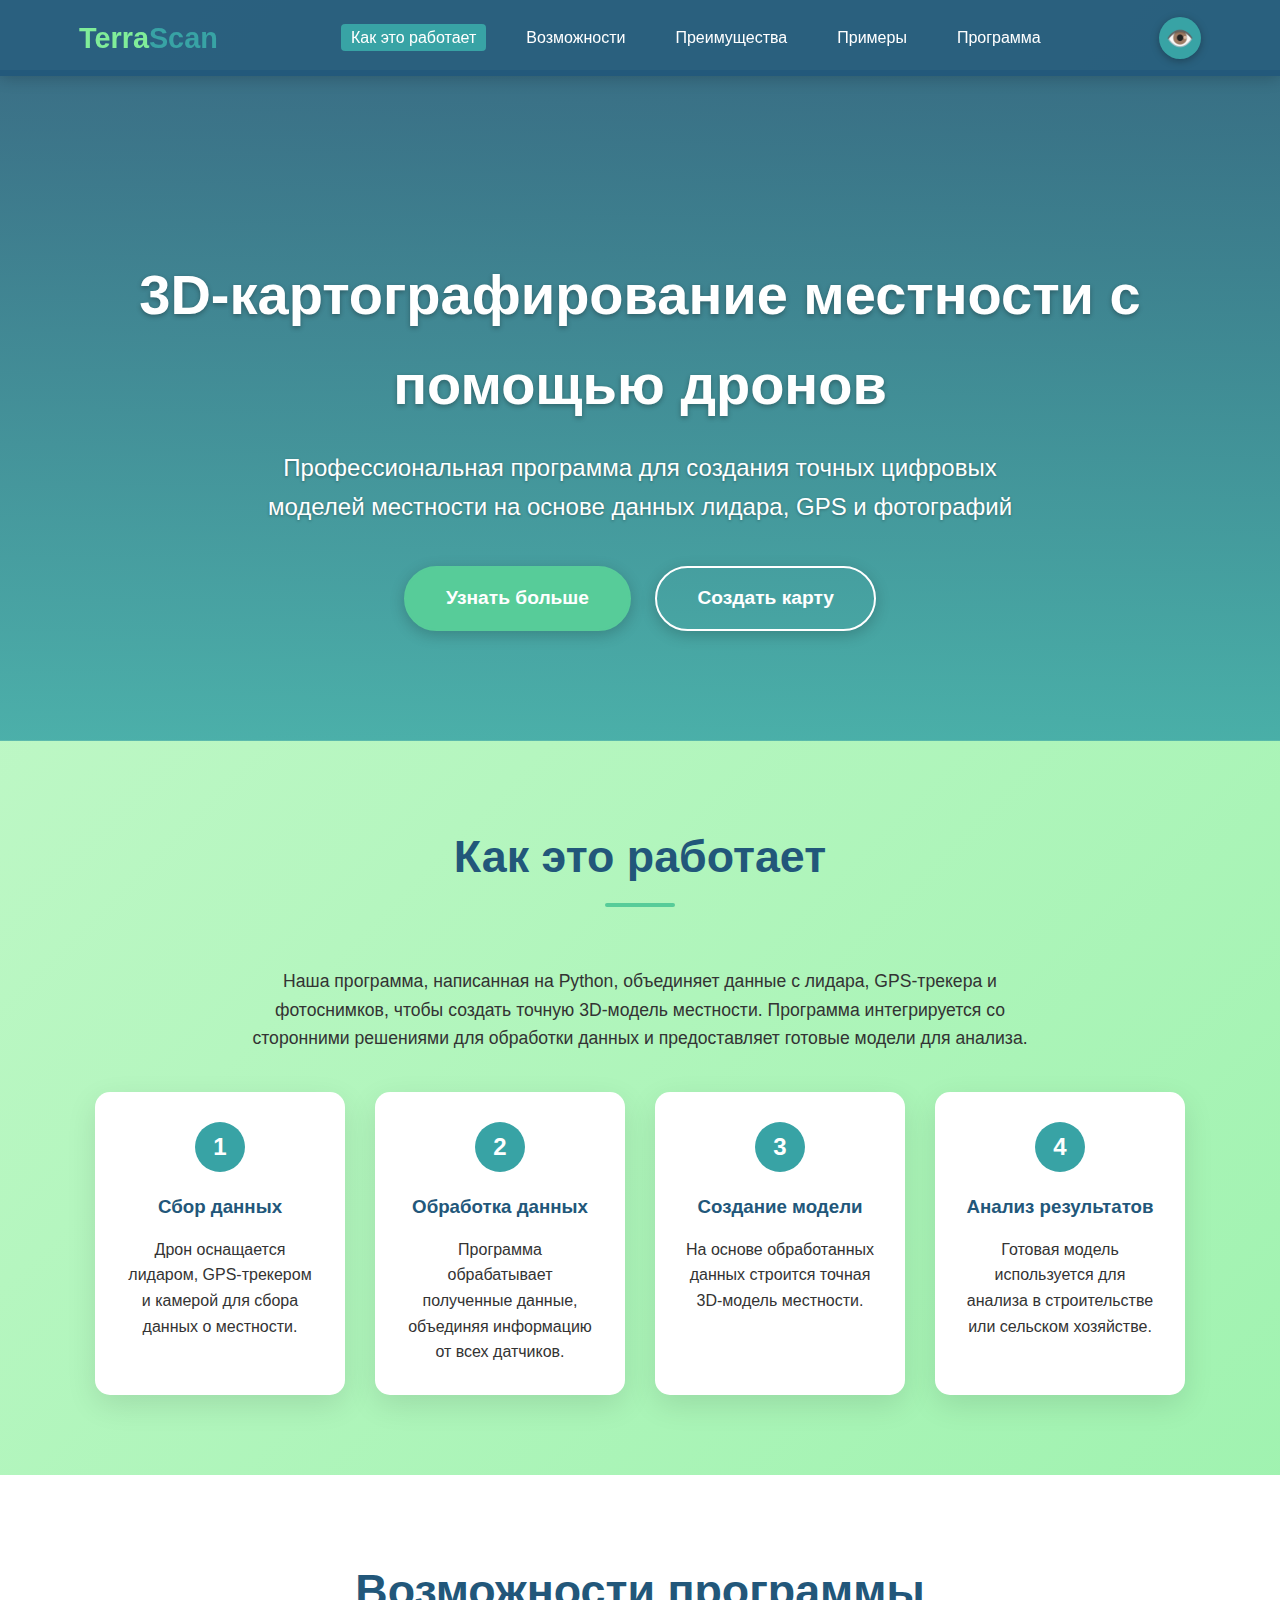
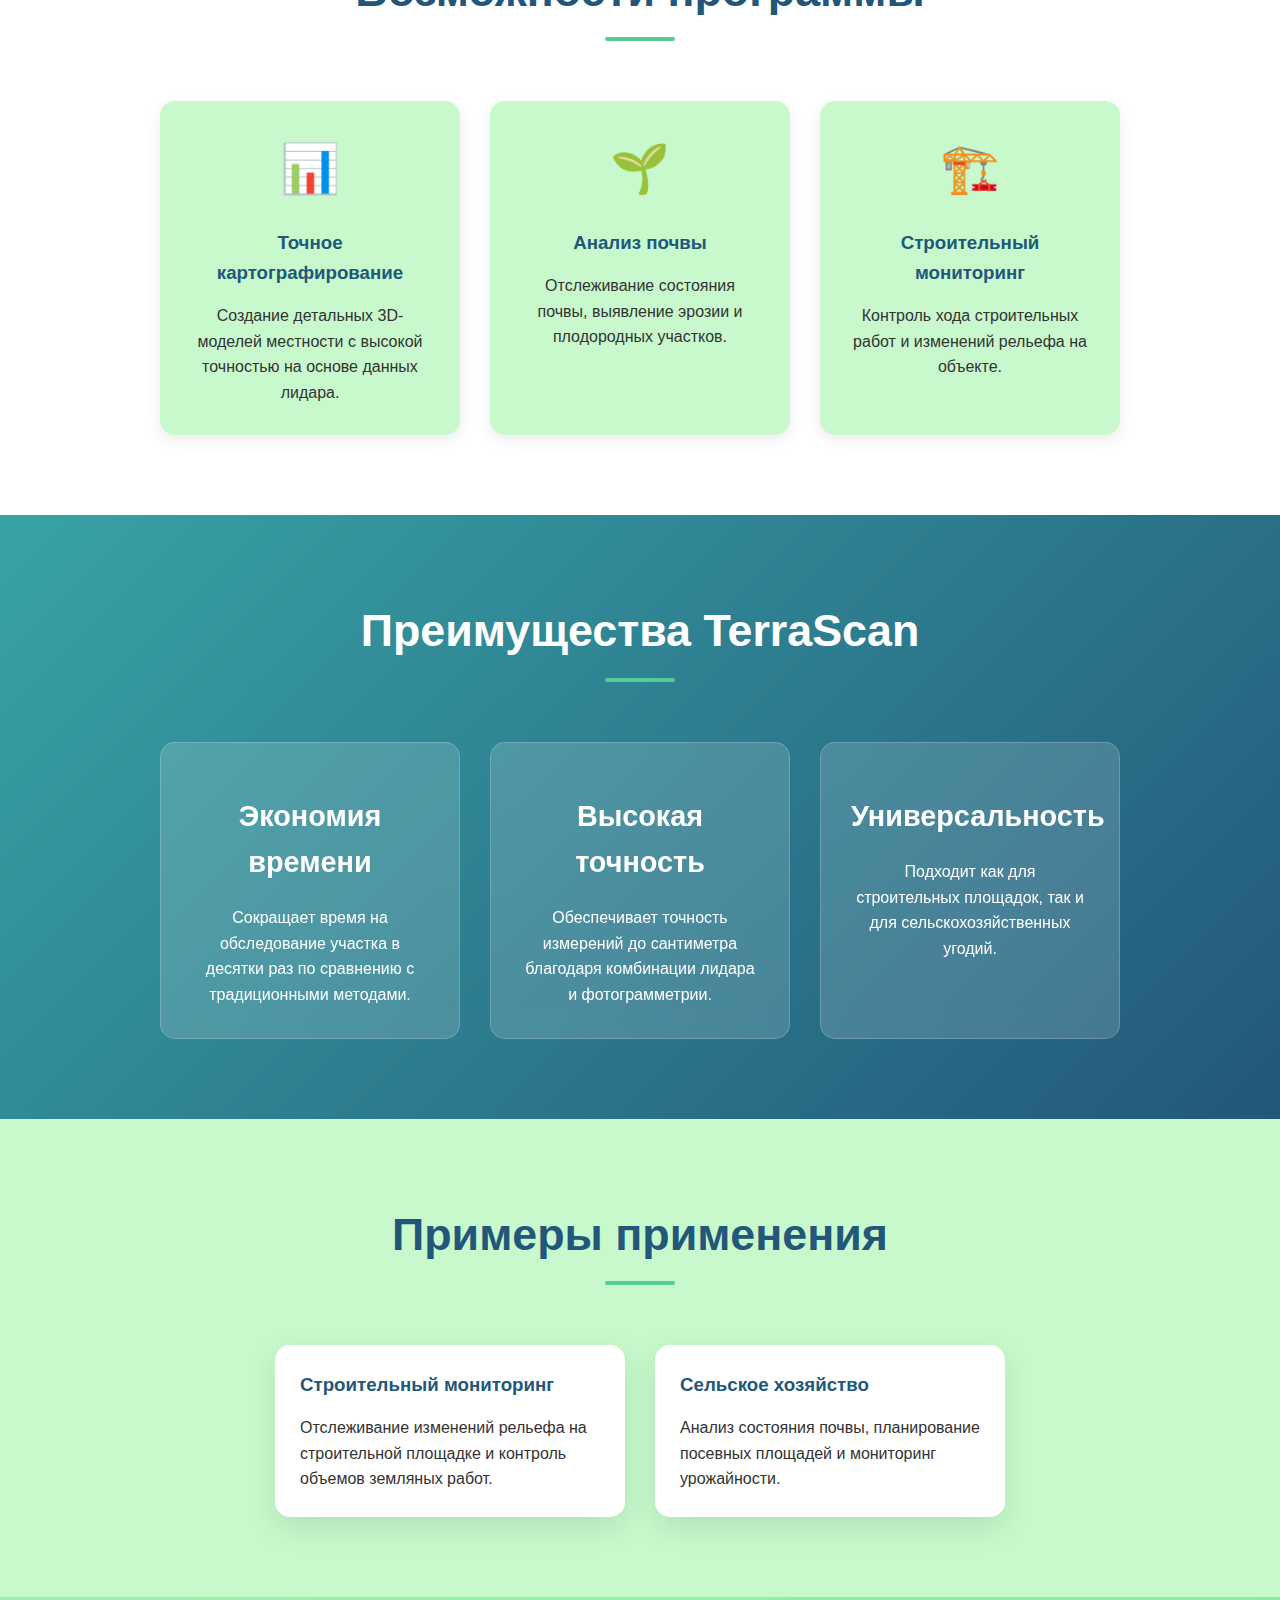
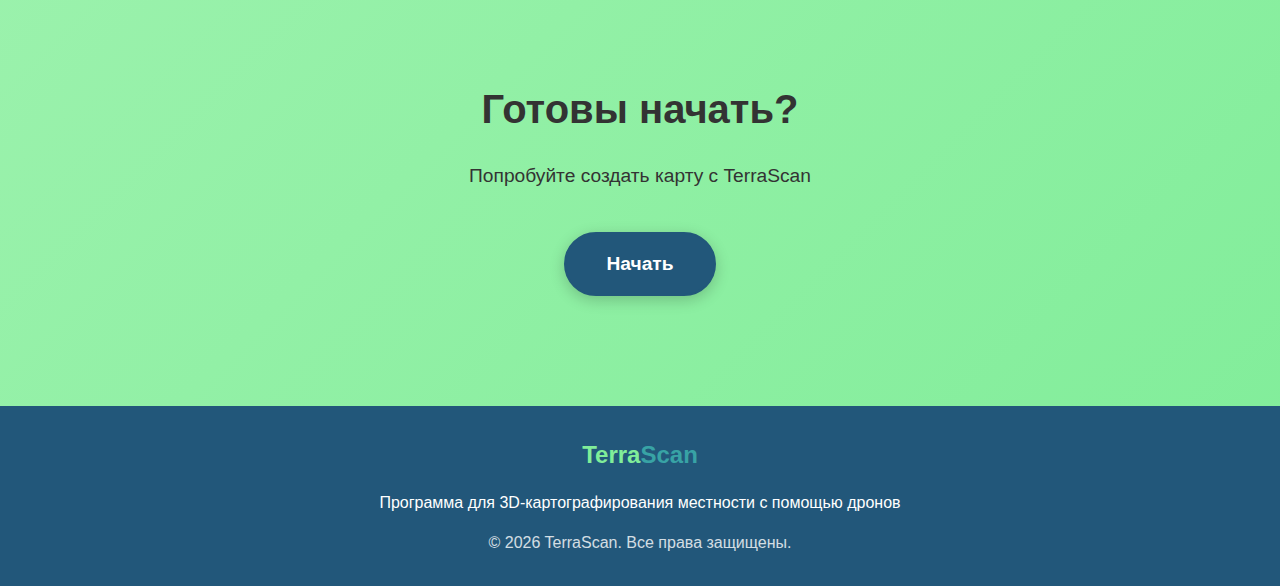
<file: js/index.html>
<!DOCTYPE html>
<html lang="ru">
<head>
    <meta charset="UTF-8">
    <meta name="viewport" content="width=device-width, initial-scale=1.0">
    <title>TerraScan - Программа для 3D-картографирования местности дронами</title>
    <style>
        /* Основные переменные цветов */
        :root {
            --dark-blue: #22577a;
            --teal: #38a3a5;
            --green: #57cc99;
            --light-green: #80ed99;
            --pale-green: #c7f9cc;
            --transition: all 0.3s ease;
        }

        /* Стандартные стили для всего сайта */
        * {
            margin: 0;
            padding: 0;
            box-sizing: border-box;
        }

        body {
            font-family: 'Segoe UI', Tahoma, Geneva, Verdana, sans-serif;
            line-height: 1.6;
            color: #333;
            background: linear-gradient(135deg, var(--pale-green) 0%, var(--light-green) 100%);
            overflow-x: hidden;
            transition: var(--transition);
        }

        /* Стили для режима слабовидящих */
        body.low-vision {
            background: white !important;
            color: black !important;
            background-image: none !important;
        }

        body.low-vision header,
        body.low-vision .hero,
        body.low-vision .features,
        body.low-vision .how-it-works,
        body.low-vision .benefits,
        body.low-vision .cta,
        body.low-vision footer {
            background: white !important;
            color: black !important;
            box-shadow: none !important;
            border: 1px solid #ddd !important;
        }

        body.low-vision h1, 
        body.low-vision h2, 
        body.low-vision h3 {
            color: black !important;
        }

        body.low-vision .feature-card,
        body.low-vision .step-card,
        body.low-vision .benefit-card {
            background: #f8f8f8 !important;
            border: 1px solid #ddd !important;
        }

        body.low-vision img {
            filter: none !important;
            opacity: 1 !important;
        }

        body.low-vision .nav-links a,
        body.low-vision .cta-button,
        body.low-vision .mode-toggle {
            background: #f0f0f0 !important;
            color: black !important;
            border: 1px solid #999 !important;
        }

        /* Общие стили контейнера */
        .container {
            width: 90%;
            max-width: 1200px;
            margin: 0 auto;
            padding: 0 15px;
        }

        /* Стили шапки сайта */
        header {
            background: rgba(34, 87, 122, 0.95);
            color: white;
            padding: 15px 0;
            position: fixed;
            width: 100%;
            top: 0;
            z-index: 1000;
            box-shadow: 0 2px 15px rgba(0, 0, 0, 0.2);
            transition: var(--transition);
        }

        .header-container {
            display: flex;
            justify-content: space-between;
            align-items: center;
        }

        .logo {
            font-size: 1.8rem;
            font-weight: bold;
            color: var(--light-green);
        }

        .logo span {
            color: var(--teal);
        }

        .nav-links {
            display: flex;
            list-style: none;
        }

        .nav-links li {
            margin-left: 30px;
        }

        .nav-links a {
            color: white;
            text-decoration: none;
            font-weight: 500;
            padding: 5px 10px;
            border-radius: 4px;
            transition: var(--transition);
        }

        .nav-links a:hover, 
        .nav-links a.active {
            background: var(--teal);
        }

        /* Стили для иконки глаза (режим слабовидящих) */
        .mode-toggle {
            background: var(--teal);
            color: white;
            border: none;
            width: 42px;
            height: 42px;
            border-radius: 50%;
            cursor: pointer;
            font-size: 1.4rem;
            display: flex;
            align-items: center;
            justify-content: center;
            transition: var(--transition);
            position: relative;
            box-shadow: 0 2px 8px rgba(0, 0, 0, 0.3);
            margin-left: 15px;
        }

        .mode-toggle:hover {
            background: #2a7a7b;
            transform: scale(1.1);
        }

        /* Зачеркивание для иконки глаза в режиме слабовидящих */
        body.low-vision .mode-toggle::after {
            content: '';
            position: absolute;
            top: 50%;
            left: 50%;
            width: 120%;
            height: 3px;
            background: #e74c3c; /* Ярко-красный для контраста */
            transform: translate(-50%, -50%) rotate(45deg);
            border-radius: 2px;
            box-shadow: 0 0 3px rgba(0, 0, 0, 0.5);
            z-index: 10;
        }

        /* Героевский раздел */
        .hero {
            background: linear-gradient(rgba(34, 87, 122, 0.85), rgba(56, 163, 165, 0.85)), url('https://images.unsplash.com/photo-1508768787706-0f8e8f7a3fec?ixlib=rb-4.0.3&ixid=M3wxMjA3fDB8MHxwaG90by1wYWdlfHx8fGVufDB8fHx8fA%3D%3D&auto=format&fit=crop&w=1200&q=80');
            background-size: cover;
            background-position: center;
            color: white;
            text-align: center;
            padding: 180px 20px 100px;
            margin-top: 70px;
            transition: var(--transition);
        }

        .hero h1 {
            font-size: 3.5rem;
            margin-bottom: 20px;
            text-shadow: 0 2px 5px rgba(0, 0, 0, 0.3);
        }

        .hero p {
            font-size: 1.5rem;
            max-width: 800px;
            margin: 0 auto 30px;
            text-shadow: 0 1px 3px rgba(0, 0, 0, 0.3);
        }

        /* Кнопки призыва к действию */
        .cta-button {
            display: inline-block;
            background: var(--green);
            color: white;
            padding: 15px 40px;
            border-radius: 50px;
            text-decoration: none;
            font-weight: bold;
            font-size: 1.2rem;
            margin: 10px;
            transition: var(--transition);
            border: 2px solid var(--green);
            box-shadow: 0 4px 15px rgba(0, 0, 0, 0.2);
        }

        .cta-button:hover {
            background: transparent;
            color: white;
            transform: translateY(-3px);
            box-shadow: 0 6px 20px rgba(0, 0, 0, 0.3);
        }

        .cta-button.secondary {
            background: transparent;
            border-color: white;
        }

        .cta-button.secondary:hover {
            background: white;
            color: var(--dark-blue);
        }

        /* Секция "Как это работает" */
        .section {
            padding: 80px 0;
            transition: var(--transition);
        }

        .section-title {
            text-align: center;
            margin-bottom: 60px;
        }

        .section-title h2 {
            font-size: 2.8rem;
            color: var(--dark-blue);
            position: relative;
            display: inline-block;
            padding-bottom: 15px;
        }

        .section-title h2::after {
            content: '';
            position: absolute;
            bottom: 0;
            left: 50%;
            transform: translateX(-50%);
            width: 70px;
            height: 4px;
            background: var(--green);
            border-radius: 2px;
        }

        .steps-container {
            display: flex;
            flex-wrap: wrap;
            justify-content: center;
            gap: 30px;
            margin-top: 40px;
        }

        .step-card {
            background: white;
            border-radius: 15px;
            padding: 30px;
            width: 250px;
            box-shadow: 0 10px 30px rgba(0, 0, 0, 0.1);
            text-align: center;
            transition: var(--transition);
        }

        .step-card:hover {
            transform: translateY(-10px);
            box-shadow: 0 15px 35px rgba(0, 0, 0, 0.15);
        }

        .step-number {
            width: 50px;
            height: 50px;
            background: var(--teal);
            color: white;
            border-radius: 50%;
            display: flex;
            align-items: center;
            justify-content: center;
            font-size: 1.5rem;
            font-weight: bold;
            margin: 0 auto 20px;
        }

        .step-card h3 {
            margin-bottom: 15px;
            color: var(--dark-blue);
        }

        /* Секция преимуществ */
        .features {
            background: white;
        }

        .features-container {
            display: flex;
            flex-wrap: wrap;
            justify-content: center;
            gap: 30px;
        }

        .feature-card {
            background: var(--pale-green);
            border-radius: 15px;
            padding: 30px;
            width: 300px;
            text-align: center;
            box-shadow: 0 5px 15px rgba(0, 0, 0, 0.08);
            transition: var(--transition);
        }

        .feature-card:hover {
            transform: scale(1.05);
            box-shadow: 0 8px 25px rgba(0, 0, 0, 0.15);
        }

        .feature-icon {
            font-size: 3rem;
            margin-bottom: 20px;
            color: var(--dark-blue);
        }

        .feature-card h3 {
            margin-bottom: 15px;
            color: var(--dark-blue);
        }

        /* Секция пользы программы */
        .benefits {
            background: linear-gradient(135deg, var(--teal) 0%, var(--dark-blue) 100%);
            color: white;
        }

        .benefits .section-title h2 {
            color: white;
        }

        .benefits-container {
            display: flex;
            flex-wrap: wrap;
            justify-content: center;
            gap: 30px;
        }

        .benefit-card {
            background: rgba(255, 255, 255, 0.15);
            backdrop-filter: blur(10px);
            border-radius: 15px;
            padding: 30px;
            width: 300px;
            text-align: center;
            transition: var(--transition);
            border: 1px solid rgba(255, 255, 255, 0.2);
        }

        .benefit-card:hover {
            background: rgba(255, 255, 255, 0.25);
            transform: translateY(-5px);
        }

        .benefit-card h3 {
            margin: 20px 0;
            font-size: 1.8rem;
        }

        /* Секция примеров */
        .examples {
            background: var(--pale-green);
        }

        .examples-container {
            display: flex;
            flex-wrap: wrap;
            justify-content: center;
            gap: 30px;
            margin-top: 40px;
        }

        .example-card {
            background: white;
            border-radius: 15px;
            overflow: hidden;
            width: 350px;
            box-shadow: 0 10px 30px rgba(0, 0, 0, 0.1);
            transition: var(--transition);
        }

        .example-card:hover {
            transform: scale(1.03);
            box-shadow: 0 15px 35px rgba(0, 0, 0, 0.15);
        }

        .example-img {
            height: 200px;
            width: 100%;
            object-fit: cover;
        }

        .example-content {
            padding: 25px;
        }

        .example-content h3 {
            color: var(--dark-blue);
            margin-bottom: 15px;
        }

        /* Футер */
        footer {
            background: var(--dark-blue);
            color: white;
            text-align: center;
            padding: 30px 0;
            margin-top: 20px;
        }

        .copyright {
            margin-top: 15px;
            opacity: 0.8;
        }

        /* Адаптивность */
        @media (max-width: 768px) {
            .nav-links {
                display: none;
            }
            
            .hero h1 {
                font-size: 2.5rem;
            }
            
            .hero p {
                font-size: 1.2rem;
            }
            
            .section {
                padding: 60px 0;
            }
            
            .step-card, 
            .feature-card, 
            .benefit-card {
                width: 100%;
                max-width: 400px;
            }
            
            .example-card {
                width: 100%;
                max-width: 450px;
            }
            
            .mode-toggle {
                width: 38px;
                height: 38px;
                font-size: 1.2rem;
            }
        }
    </style>
</head>
<body>
    <!-- Шапка сайта с навигацией и иконкой режима слабовидящих -->
    <header>
        <div class="container header-container">
            <div class="logo">Terra<span>Scan</span></div>
            <ul class="nav-links">
                <li><a href="#how-it-works" class="active">Как это работает</a></li>
                <li><a href="#features">Возможности</a></li>
                <li><a href="#benefits">Преимущества</a></li>
                <li><a href="#examples">Примеры</a></li>
                <li><a href="#contact">Программа</a></li>
            </ul>
            <!-- Иконка глаза для переключения режима слабовидящих -->
            <button class="mode-toggle" id="modeToggle" aria-label="Включить режим для слабовидящих">👁️</button>
        </div>
    </header>

    <!-- Героевский раздел с основным описанием -->
    <section class="hero">
        <div class="container">
            <h1>3D-картографирование местности с помощью дронов</h1>
            <p>Профессиональная программа для создания точных цифровых моделей местности на основе данных лидара, GPS и фотографий</p>
            <a href="#how-it-works" class="cta-button">Узнать больше</a>
            <a href="#contact" class="cta-button secondary">Создать карту</a>
        </div>
    </section>

    <!-- Секция "Как это работает" -->
    <section class="section" id="how-it-works">
        <div class="container">
            <div class="section-title">
                <h2>Как это работает</h2>
            </div>
            <p style="text-align: center; max-width: 800px; margin: 0 auto 40px; font-size: 1.1rem;">
                Наша программа, написанная на Python, объединяет данные с лидара, GPS-трекера и фотоснимков, 
                чтобы создать точную 3D-модель местности. Программа интегрируется со сторонними решениями 
                для обработки данных и предоставляет готовые модели для анализа.
            </p>
            <div class="steps-container">
                <div class="step-card">
                    <div class="step-number">1</div>
                    <h3>Сбор данных</h3>
                    <p>Дрон оснащается лидаром, GPS-трекером и камерой для сбора данных о местности.</p>
                </div>
                <div class="step-card">
                    <div class="step-number">2</div>
                    <h3>Обработка данных</h3>
                    <p>Программа обрабатывает полученные данные, объединяя информацию от всех датчиков.</p>
                </div>
                <div class="step-card">
                    <div class="step-number">3</div>
                    <h3>Создание модели</h3>
                    <p>На основе обработанных данных строится точная 3D-модель местности.</p>
                </div>
                <div class="step-card">
                    <div class="step-number">4</div>
                    <h3>Анализ результатов</h3>
                    <p>Готовая модель используется для анализа в строительстве или сельском хозяйстве.</p>
                </div>
            </div>
        </div>
    </section>

    <!-- Секция возможностей программы -->
    <section class="section features" id="features">
        <div class="container">
            <div class="section-title">
                <h2>Возможности программы</h2>
            </div>
            <div class="features-container">
                <div class="feature-card">
                    <div class="feature-icon">📊</div>
                    <h3>Точное картографирование</h3>
                    <p>Создание детальных 3D-моделей местности с высокой точностью на основе данных лидара.</p>
                </div>
                <div class="feature-card">
                    <div class="feature-icon">🌱</div>
                    <h3>Анализ почвы</h3>
                    <p>Отслеживание состояния почвы, выявление эрозии и плодородных участков.</p>
                </div>
                <div class="feature-card">
                    <div class="feature-icon">🏗️</div>
                    <h3>Строительный мониторинг</h3>
                    <p>Контроль хода строительных работ и изменений рельефа на объекте.</p>
                </div>
            </div>
        </div>
    </section>

    <!-- Секция преимуществ -->
    <section class="section benefits" id="benefits">
        <div class="container">
            <div class="section-title">
                <h2>Преимущества TerraScan</h2>
            </div>
            <div class="benefits-container">
                <div class="benefit-card">
                    <h3>Экономия времени</h3>
                    <p>Сокращает время на обследование участка в десятки раз по сравнению с традиционными методами.</p>
                </div>
                <div class="benefit-card">
                    <h3>Высокая точность</h3>
                    <p>Обеспечивает точность измерений до сантиметра благодаря комбинации лидара и фотограмметрии.</p>
                </div>
                <div class="benefit-card">
                    <h3>Универсальность</h3>
                    <p>Подходит как для строительных площадок, так и для сельскохозяйственных угодий.</p>
                </div>
            </div>
        </div>
    </section>

    <!-- Секция примеров применения -->
    <section class="section examples" id="examples">
        <div class="container">
            <div class="section-title">
                <h2>Примеры применения</h2>
            </div>
            <div class="examples-container">
                <div class="example-card">
                    <div class="example-content">
                        <h3>Строительный мониторинг</h3>
                        <p>Отслеживание изменений рельефа на строительной площадке и контроль объемов земляных работ.</p>
                    </div>
                </div>
                <div class="example-card">
                    <div class="example-content">
                        <h3>Сельское хозяйство</h3>
                        <p>Анализ состояния почвы, планирование посевных площадей и мониторинг урожайности.</p>
                    </div>
                </div>
            </div>
        </div>
    </section>

    <!-- Секция перехода к программе -->
    <section class="section cta" id="contact">
        <div class="container" style="text-align: center;">
            <h2 style="font-size: 2.5rem; margin-bottom: 20px;">Готовы начать?</h2>
            <p style="font-size: 1.2rem; max-width: 700px; margin: 0 auto 30px;">
                Попробуйте создать карту с TerraScan
            </p>
            <a class="cta-button" style="background: var(--dark-blue); border-color: var(--dark-blue);">Начать</a>
        </div>
    </section>

    <!-- Футер сайта -->
    <footer>
        <div class="container">
            <div class="logo" style="font-size: 1.5rem; margin-bottom: 15px;">Terra<span>Scan</span></div>
            <p>Программа для 3D-картографирования местности с помощью дронов</p>
            <div class="copyright">
                <p>&copy; 2026 TerraScan. Все права защищены.</p>
            </div>
        </div>
    </footer>

    <script>
        // JavaScript для переключения режима слабовидящих
        document.addEventListener('DOMContentLoaded', function() {
            const modeToggle = document.getElementById('modeToggle');
            const body = document.body;
            
            // Проверяем, был ли ранее включен режим слабовидящих
            if (localStorage.getItem('lowVisionMode') === 'enabled') {
                body.classList.add('low-vision');
                modeToggle.setAttribute('aria-label', 'Выключить режим для слабовидящих');
            } else {
                modeToggle.setAttribute('aria-label', 'Включить режим для слабовидящих');
            }
            
            // Обработчик нажатия на иконку глаза
            modeToggle.addEventListener('click', function() {
                body.classList.toggle('low-vision');
                
                // Сохраняем состояние в localStorage для запоминания выбора пользователя
                if (body.classList.contains('low-vision')) {
                    localStorage.setItem('lowVisionMode', 'enabled');
                    modeToggle.setAttribute('aria-label', 'Выключить режим для слабовидящих');
                } else {
                    localStorage.setItem('lowVisionMode', 'disabled');
                    modeToggle.setAttribute('aria-label', 'Включить режим для слабовидящих');
                }
            });
            
            // Плавная прокрутка для якорных ссылок
            document.querySelectorAll('a[href^="#"]').forEach(anchor => {
                anchor.addEventListener('click', function(e) {
                    e.preventDefault();
                    
                    const targetId = this.getAttribute('href');
                    if (targetId === '#') return;
                    
                    const targetElement = document.querySelector(targetId);
                    if (targetElement) {
                        window.scrollTo({
                            top: targetElement.offsetTop - 80,
                            behavior: 'smooth'
                        });
                    }
                });
            });
            
            // Активация пунктов меню при прокрутке
            const sections = document.querySelectorAll('.section');
            const navLinks = document.querySelectorAll('.nav-links a');
            
            window.addEventListener('scroll', () => {
                let current = '';
                
                sections.forEach(section => {
                    const sectionTop = section.offsetTop - 150;
                    if (pageYOffset >= sectionTop) {
                        current = section.getAttribute('id');
                    }
                });
                
                navLinks.forEach(link => {
                    link.classList.remove('active');
                    if (link.getAttribute('href').slice(1) === current) {
                        link.classList.add('active');
                    }
                });
            });
        });
    </script>
</body>
</html>
</file>
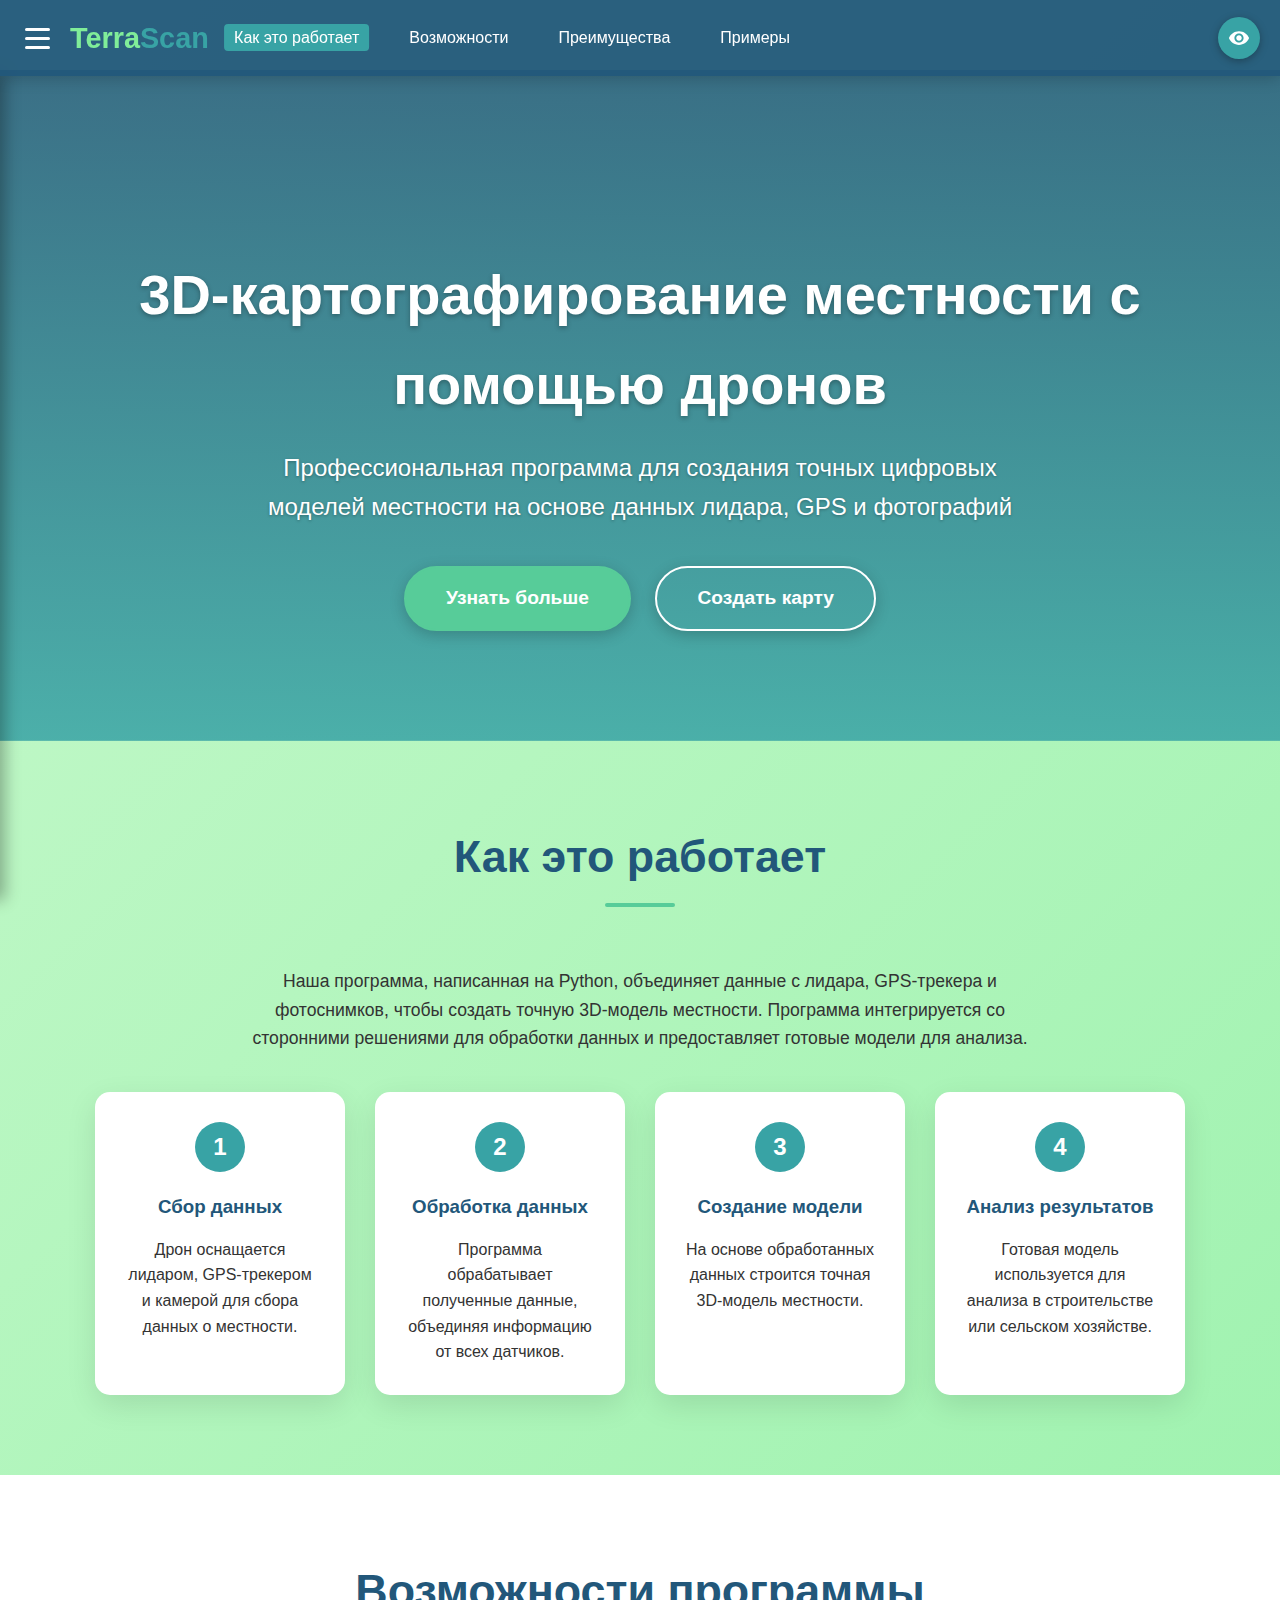
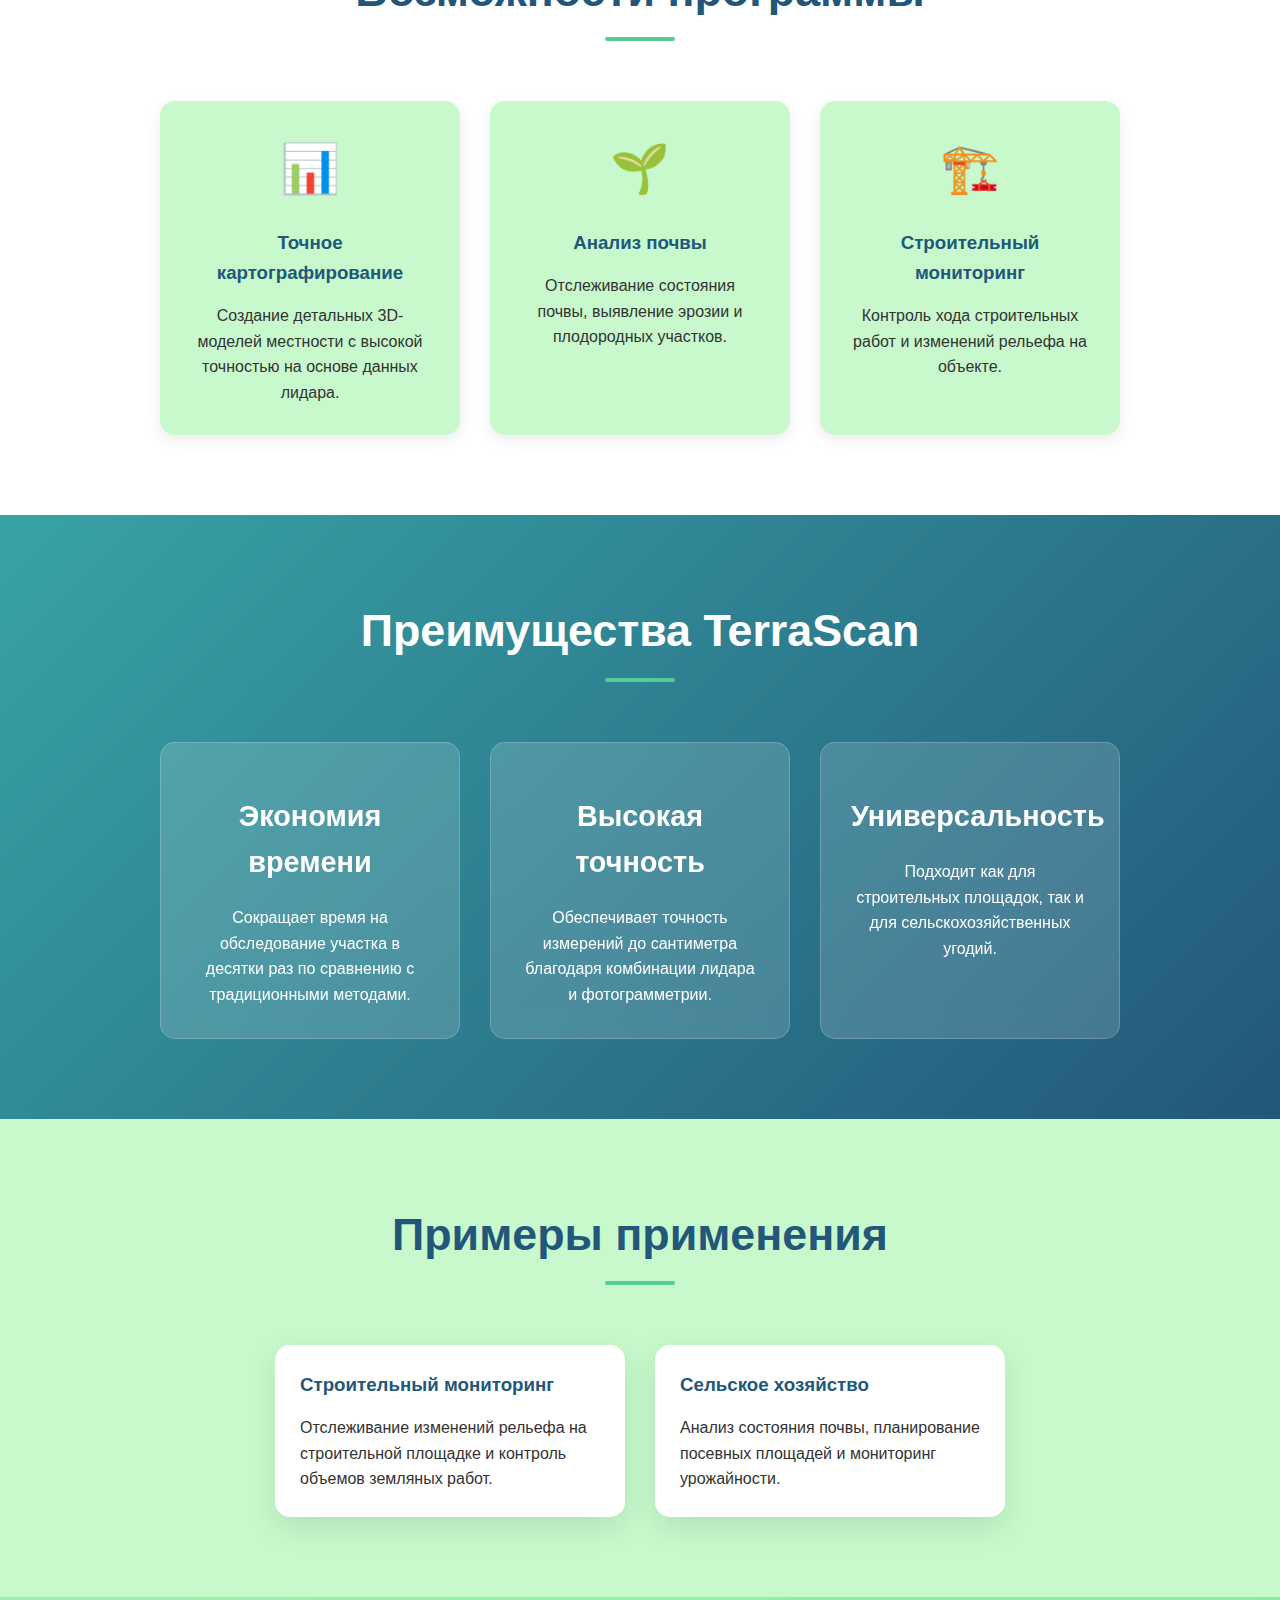
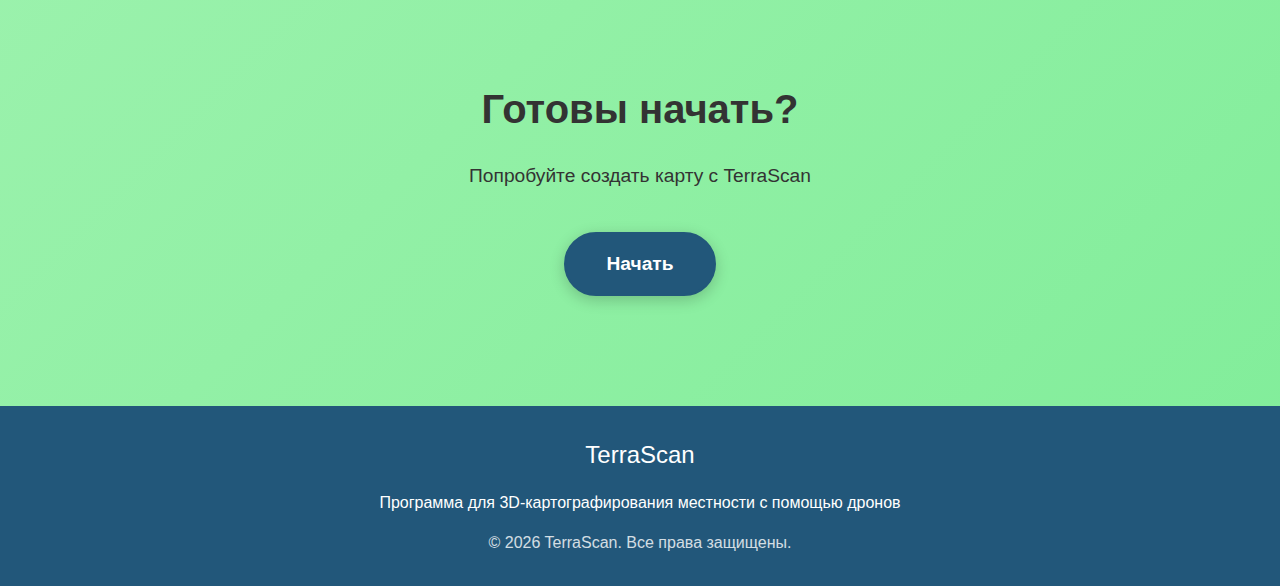
<file: js/index1.html>
<!DOCTYPE html>
<html lang="ru">
<head>
    <meta charset="UTF-8">
    <meta name="viewport" content="width=device-width, initial-scale=1.0">
    <title>TerraScan - Программа для 3D-картографирования местности дронами</title>
    <link rel="stylesheet" href="style1.css">
</head>
<body>
    <header>
        <div class="header-container">
            <!-- ЛЕВАЯ ЧАСТЬ: Логотип + Гамбургер -->
            <div class="header-left">


                <!-- Гамбургер меню (всегда видим) -->
                <button class="hamburger" id="hamburger" aria-label="Открыть меню">
                    <span></span>
                    <span></span>
                    <span></span>
                </button>
                <a href="index1.html" class="logo">Terra<span>Scan</span></a>
            </div>

            <!-- Центральная навигация (якорные ссылки) -->
            <ul class="nav-links">
                <li><a href="#how-it-works" class="active">Как это работает</a></li>
                <li><a href="#features">Возможности</a></li>
                <li><a href="#benefits">Преимущества</a></li>
                <li><a href="#examples">Примеры</a></li>
            </ul>

            <!-- Правая часть: глазик -->
            <div class="header-right">
                <button class="mode-toggle" id="modeToggle" aria-label="Включить режим для слабовидящих">
                    <svg viewBox="0 0 24 24">
                        <path d="M12 4.5C7 4.5 2.73 7.61 1 12c1.73 4.39 6 7.5 11 7.5s9.27-3.11 11-7.5c-1.73-4.39-6-7.5-11-7.5zM12 17c-2.76 0-5-2.24-5-5s2.24-5 5-5 5 2.24 5 5-2.24 5-5 5zm0-8c-1.66 0-3 1.34-3 3s1.34 3 3 3 3-1.34 3-3-1.34-3-3-3z" />
                    </svg>
                </button>
            </div>
        </div>
    </header>

    <!-- Выпадающее меню гамбургера - СПЕВА -->
    <div class="hamburger-menu" id="hamburgerMenu">
        <ul>
            <li><a href="index1.html">Главная</a></li>
            <li><a href="help.html">Помощь</a></li>
            <li><a href="index.html">Программа</a></li>
        </ul>
    </div>

    <section class="hero">
        <div class="container">
            <h1>3D-картографирование местности с помощью дронов</h1>
            <p>Профессиональная программа для создания точных цифровых моделей местности на основе данных лидара, GPS и фотографий</p>
            <a href="#how-it-works" class="cta-button">Узнать больше</a>
            <a href="index.html" class="cta-button secondary">Создать карту</a>
        </div>
    </section>

    <section class="section" id="how-it-works">
        <div class="container">
            <div class="section-title">
                <h2>Как это работает</h2>
            </div>
            <p style="text-align: center; max-width: 800px; margin: 0 auto 40px; font-size: 1.1rem;">
                Наша программа, написанная на Python, объединяет данные с лидара, GPS-трекера и фотоснимков,
                чтобы создать точную 3D-модель местности. Программа интегрируется со сторонними решениями
                для обработки данных и предоставляет готовые модели для анализа.
            </p>
            <div class="steps-container">
                <div class="step-card">
                    <div class="step-number">1</div>
                    <h3>Сбор данных</h3>
                    <p>Дрон оснащается лидаром, GPS-трекером и камерой для сбора данных о местности.</p>
                </div>
                <div class="step-card">
                    <div class="step-number">2</div>
                    <h3>Обработка данных</h3>
                    <p>Программа обрабатывает полученные данные, объединяя информацию от всех датчиков.</p>
                </div>
                <div class="step-card">
                    <div class="step-number">3</div>
                    <h3>Создание модели</h3>
                    <p>На основе обработанных данных строится точная 3D-модель местности.</p>
                </div>
                <div class="step-card">
                    <div class="step-number">4</div>
                    <h3>Анализ результатов</h3>
                    <p>Готовая модель используется для анализа в строительстве или сельском хозяйстве.</p>
                </div>
            </div>
        </div>
    </section>

    <section class="section features" id="features">
        <div class="container">
            <div class="section-title">
                <h2>Возможности программы</h2>
            </div>
            <div class="features-container">
                <div class="feature-card">
                    <div class="feature-icon">📊</div>
                    <h3>Точное картографирование</h3>
                    <p>Создание детальных 3D-моделей местности с высокой точностью на основе данных лидара.</p>
                </div>
                <div class="feature-card">
                    <div class="feature-icon">🌱</div>
                    <h3>Анализ почвы</h3>
                    <p>Отслеживание состояния почвы, выявление эрозии и плодородных участков.</p>
                </div>
                <div class="feature-card">
                    <div class="feature-icon">🏗️</div>
                    <h3>Строительный мониторинг</h3>
                    <p>Контроль хода строительных работ и изменений рельефа на объекте.</p>
                </div>
            </div>
        </div>
    </section>

    <section class="section benefits" id="benefits">
        <div class="container">
            <div class="section-title">
                <h2>Преимущества TerraScan</h2>
            </div>
            <div class="benefits-container">
                <div class="benefit-card">
                    <h3>Экономия времени</h3>
                    <p>Сокращает время на обследование участка в десятки раз по сравнению с традиционными методами.</p>
                </div>
                <div class="benefit-card">
                    <h3>Высокая точность</h3>
                    <p>Обеспечивает точность измерений до сантиметра благодаря комбинации лидара и фотограмметрии.</p>
                </div>
                <div class="benefit-card">
                    <h3>Универсальность</h3>
                    <p>Подходит как для строительных площадок, так и для сельскохозяйственных угодий.</p>
                </div>
            </div>
        </div>
    </section>

    <section class="section examples" id="examples">
        <div class="container">
            <div class="section-title">
                <h2>Примеры применения</h2>
            </div>
            <div class="examples-container">
                <div class="example-card">
                    <div class="example-content">
                        <h3>Строительный мониторинг</h3>
                        <p>Отслеживание изменений рельефа на строительной площадке и контроль объемов земляных работ.</p>
                    </div>
                </div>
                <div class="example-card">
                    <div class="example-content">
                        <h3>Сельское хозяйство</h3>
                        <p>Анализ состояния почвы, планирование посевных площадей и мониторинг урожайности.</p>
                    </div>
                </div>
            </div>
        </div>
    </section>

    <section class="section cta" id="contact">
        <div class="container" style="text-align: center;">
            <h2 style="font-size: 2.5rem; margin-bottom: 20px;">Готовы начать?</h2>
            <p style="font-size: 1.2rem; max-width: 700px; margin: 0 auto 30px;">
                Попробуйте создать карту с TerraScan
            </p>
            <a class="cta-button" style="background: var(--dark-blue); border-color: var(--dark-blue);" href="index.html">Начать</a>
        </div>
    </section>

    <footer>
        <div class="container">
            <div class="logo" style="font-size: 1.5rem; margin-bottom: 15px;">Terra<span>Scan</span></div>
            <p>Программа для 3D-картографирования местности с помощью дронов</p>
            <div class="copyright">
                <p>&copy; 2026 TerraScan. Все права защищены.</p>
            </div>
        </div>
    </footer>

    <script>
        document.addEventListener('DOMContentLoaded', function() {
            // Гамбургер меню
            const hamburger = document.getElementById('hamburger');
            const hamburgerMenu = document.getElementById('hamburgerMenu');
            const hamburgerLinks = hamburgerMenu.querySelectorAll('a');

            hamburger.addEventListener('click', function(e) {
                e.stopPropagation();
                hamburger.classList.toggle('active');
                hamburgerMenu.classList.toggle('active');
            });

            // Закрытие меню при клике на ссылку
            hamburgerLinks.forEach(link => {
                link.addEventListener('click', () => {
                    hamburger.classList.remove('active');
                    hamburgerMenu.classList.remove('active');
                });
            });

            // Закрытие меню при клике вне его
            document.addEventListener('click', function(e) {
                if (!hamburger.contains(e.target) && !hamburgerMenu.contains(e.target)) {
                    hamburger.classList.remove('active');
                    hamburgerMenu.classList.remove('active');
                }
            });

            // Режим слабовидящих
            const modeToggle = document.getElementById('modeToggle');
            const body = document.body;

            if (localStorage.getItem('lowVisionMode') === 'enabled') {
                body.classList.add('low-vision');
                modeToggle.setAttribute('aria-label', 'Выключить режим для слабовидящих');
            } else {
                modeToggle.setAttribute('aria-label', 'Включить режим для слабовидящих');
            }

            modeToggle.addEventListener('click', function() {
                body.classList.toggle('low-vision');

                if (body.classList.contains('low-vision')) {
                    localStorage.setItem('lowVisionMode', 'enabled');
                    modeToggle.setAttribute('aria-label', 'Выключить режим для слабовидящих');
                } else {
                    localStorage.setItem('lowVisionMode', 'disabled');
                    modeToggle.setAttribute('aria-label', 'Включить режим для слабовидящих');
                }
            });

            // Плавная прокрутка
            document.querySelectorAll('a[href^="#"]').forEach(anchor => {
                anchor.addEventListener('click', function(e) {
                    const href = this.getAttribute('href');
                    if (href === '#') return;

                    // Если это якорная ссылка на текущей странице
                    if (href.startsWith('#') && href.length > 1) {
                        e.preventDefault();
                        const targetElement = document.querySelector(href);
                        if (targetElement) {
                            window.scrollTo({
                                top: targetElement.offsetTop - 80,
                                behavior: 'smooth'
                            });
                        }
                    }
                });
            });

            // Активация пунктов меню при прокрутке
            const sections = document.querySelectorAll('.section');
            const navLinks = document.querySelectorAll('.nav-links a');

            window.addEventListener('scroll', () => {
                let current = '';

                sections.forEach(section => {
                    const sectionTop = section.offsetTop - 150;
                    if (pageYOffset >= sectionTop) {
                        current = section.getAttribute('id');
                    }
                });

                navLinks.forEach(link => {
                    link.classList.remove('active');
                    if (link.getAttribute('href').slice(1) === current) {
                        link.classList.add('active');
                    }
                });
            });
        });
    </script>
</body>
</html>
</file>
<file: js/style1.css>
﻿:root {
    --dark-blue: #22577a;
    --teal: #38a3a5;
    --green: #57cc99;
    --light-green: #80ed99;
    --pale-green: #c7f9cc;
    --transition: all 0.3s ease;
}

* {
    margin: 0;
    padding: 0;
    box-sizing: border-box;
}

body {
    font-family: 'Segoe UI', Tahoma, Geneva, Verdana, sans-serif;
    line-height: 1.6;
    color: #333;
    background: linear-gradient(135deg, var(--pale-green) 0%, var(--light-green) 100%);
    overflow-x: hidden;
    transition: var(--transition);
}

    body.low-vision {
        background: white !important;
        color: black !important;
        background-image: none !important;
    }

        body.low-vision header,
        body.low-vision .hero,
        body.low-vision .features,
        body.low-vision .how-it-works,
        body.low-vision .benefits,
        body.low-vision .cta,
        body.low-vision footer {
            background: white !important;
            color: black !important;
            box-shadow: none !important;
            border: 1px solid #ddd !important;
        }

        body.low-vision h1,
        body.low-vision h2,
        body.low-vision h3 {
            color: black !important;
        }

        body.low-vision .feature-card,
        body.low-vision .step-card,
        body.low-vision .benefit-card {
            background: #f8f8f8 !important;
            border: 1px solid #ddd !important;
        }

        body.low-vision img {
            filter: none !important;
            opacity: 1 !important;
        }

        body.low-vision .nav-links a,
        body.low-vision .cta-button,
        body.low-vision .mode-toggle {
            background: #f0f0f0 !important;
            color: black !important;
            border: 1px solid #999 !important;
        }

.container {
    width: 90%;
    max-width: 1200px;
    margin: 0 auto;
    padding: 0 15px;
}

/* === ШАПКА - РАСТЯНУТА НА ВЕСЬ ЭКРАН === */
header {
    background: rgba(34, 87, 122, 0.95);
    color: white;
    padding: 15px 0;
    position: fixed;
    width: 100%;
    top: 0;
    z-index: 1000;
    box-shadow: 0 2px 15px rgba(0, 0, 0, 0.2);
    transition: var(--transition);
}

.header-container {
    display: flex;
    justify-content: space-between;
    align-items: center;
    width: 100%;
    max-width: 2000px;
    margin: 0 auto;
    padding: 0 20px;
}

/* ЛЕВАЯ ЧАСТЬ: Логотип + Гамбургер */
.header-left {
    display: flex;
    align-items: center;
    gap: 15px;
    


    .logo {
        font-size: 1.8rem;
        font-weight: bold;
        color: var(--light-green);
        white-space: nowrap;
        text-decoration: none;
    }

        .logo span {
            color: var(--teal);
        }
}
/* Центральная навигация */
.nav-links {
    display: flex;
    list-style: none;
    position: absolute;
    left: 40%;
    transform: translateX(-50%);
}

    .nav-links li {
        margin: 0 15px;
    }

    .nav-links a {
        color: white;
        text-decoration: none;
        font-weight: 500;
        padding: 5px 10px;
        border-radius: 4px;
        transition: var(--transition);
    }

        .nav-links a:hover,
        .nav-links a.active {
            background: var(--teal);
        }

/* Правая часть - глазик */
.header-right {
    display: flex;
    align-items: center;
}

.mode-toggle {
    background: var(--teal);
    color: white;
    border: none;
    width: 42px;
    height: 42px;
    border-radius: 50%;
    cursor: pointer;
    font-size: 1.4rem;
    display: flex;
    align-items: center;
    justify-content: center;
    transition: var(--transition);
    position: relative;
    box-shadow: 0 2px 8px rgba(0, 0, 0, 0.3);
}

    .mode-toggle:hover {
        background: #2a7a7b;
        transform: scale(1.1);
    }

    .mode-toggle svg {
        width: 22px;
        height: 22px;
        fill: white;
    }

body.low-vision .mode-toggle::after {
    content: '';
    position: absolute;
    top: 50%;
    left: 50%;
    width: 120%;
    height: 3px;
    background: #e74c3c;
    transform: translate(-50%, -50%) rotate(45deg);
    border-radius: 2px;
    box-shadow: 0 0 3px rgba(0, 0, 0, 0.5);
    z-index: 10;
}

/* === ГАМБУРГЕР - ВСЕГДА ВИДИМ === */
.hamburger {
    display: flex;
    flex-direction: column;
    cursor: pointer;
    z-index: 1001;
    padding: 5px;
    background: none;
    border: none;
}

    .hamburger span {
        width: 25px;
        height: 3px;
        background-color: #ffffff;
        margin: 3px 0;
        transition: var(--transition);
        border-radius: 3px;
    }

    .hamburger.active span:nth-child(1) {
        transform: rotate(45deg) translate(5px, 5px);
    }

    .hamburger.active span:nth-child(2) {
        opacity: 0;
    }

    .hamburger.active span:nth-child(3) {
        transform: rotate(-45deg) translate(7px, -6px);
    }

/* Выпадающее меню гамбургера - СПЕВА */
.hamburger-menu {
    position: fixed;
    top: 70px;
    left: -250px;
    width: 250px;
    height: calc(100vh - 70px);
    background: rgba(34, 87, 122, 0.98);
    transition: left 0.3s ease;
    z-index: 999;
    padding: 20px;
    box-shadow: 5px 0 15px rgba(0,0,0,0.3);
}

    .hamburger-menu.active {
        left: 0;
    }

    .hamburger-menu ul {
        list-style: none;
    }

    .hamburger-menu li {
        margin-bottom: 15px;
    }

    .hamburger-menu a {
        color: white;
        text-decoration: none;
        font-size: 1.2rem;
        font-weight: 500;
        padding: 10px 15px;
        display: block;
        border-radius: 5px;
        transition: var(--transition);
    }

        .hamburger-menu a:hover {
            background: var(--teal);
        }

.hero {
    background: linear-gradient(rgba(34, 87, 122, 0.85), rgba(56, 163, 165, 0.85)), url('https://images.unsplash.com/photo-1508768787706-0f8e8f7a3fec?ixlib=rb-4.0.3&ixid=M3wxMjA3fDB8MHxwaG90by1wYWdlfHx8fGVufDB8fHx8fA%3D%3D&auto=format&fit=crop&w=1200&q=80');
    background-size: cover;
    background-position: center;
    color: white;
    text-align: center;
    padding: 180px 20px 100px;
    margin-top: 70px;
    transition: var(--transition);
}

    .hero h1 {
        font-size: 3.5rem;
        margin-bottom: 20px;
        text-shadow: 0 2px 5px rgba(0, 0, 0, 0.3);
    }

    .hero p {
        font-size: 1.5rem;
        max-width: 800px;
        margin: 0 auto 30px;
        text-shadow: 0 1px 3px rgba(0, 0, 0, 0.3);
    }

.cta-button {
    display: inline-block;
    background: var(--green);
    color: white;
    padding: 15px 40px;
    border-radius: 50px;
    text-decoration: none;
    font-weight: bold;
    font-size: 1.2rem;
    margin: 10px;
    transition: var(--transition);
    border: 2px solid var(--green);
    box-shadow: 0 4px 15px rgba(0, 0, 0, 0.2);
}

    .cta-button:hover {
        background: transparent;
        color: white;
        transform: translateY(-3px);
        box-shadow: 0 6px 20px rgba(0, 0, 0, 0.3);
    }

    .cta-button.secondary {
        background: transparent;
        border-color: white;
    }

        .cta-button.secondary:hover {
            background: white;
            color: var(--dark-blue);
        }

.section {
    padding: 80px 0;
    transition: var(--transition);
}

.section-title {
    text-align: center;
    margin-bottom: 60px;
}

    .section-title h2 {
        font-size: 2.8rem;
        color: var(--dark-blue);
        position: relative;
        display: inline-block;
        padding-bottom: 15px;
    }

        .section-title h2::after {
            content: '';
            position: absolute;
            bottom: 0;
            left: 50%;
            transform: translateX(-50%);
            width: 70px;
            height: 4px;
            background: var(--green);
            border-radius: 2px;
        }

.steps-container {
    display: flex;
    flex-wrap: wrap;
    justify-content: center;
    gap: 30px;
    margin-top: 40px;
}

.step-card {
    background: white;
    border-radius: 15px;
    padding: 30px;
    width: 250px;
    box-shadow: 0 10px 30px rgba(0, 0, 0, 0.1);
    text-align: center;
    transition: var(--transition);
}

    .step-card:hover {
        transform: translateY(-10px);
        box-shadow: 0 15px 35px rgba(0, 0, 0, 0.15);
    }

.step-number {
    width: 50px;
    height: 50px;
    background: var(--teal);
    color: white;
    border-radius: 50%;
    display: flex;
    align-items: center;
    justify-content: center;
    font-size: 1.5rem;
    font-weight: bold;
    margin: 0 auto 20px;
}

.step-card h3 {
    margin-bottom: 15px;
    color: var(--dark-blue);
}

.features {
    background: white;
}

.features-container {
    display: flex;
    flex-wrap: wrap;
    justify-content: center;
    gap: 30px;
}

.feature-card {
    background: var(--pale-green);
    border-radius: 15px;
    padding: 30px;
    width: 300px;
    text-align: center;
    box-shadow: 0 5px 15px rgba(0, 0, 0, 0.08);
    transition: var(--transition);
}

    .feature-card:hover {
        transform: scale(1.05);
        box-shadow: 0 8px 25px rgba(0, 0, 0, 0.15);
    }

.feature-icon {
    font-size: 3rem;
    margin-bottom: 20px;
    color: var(--dark-blue);
}

.feature-card h3 {
    margin-bottom: 15px;
    color: var(--dark-blue);
}

.benefits {
    background: linear-gradient(135deg, var(--teal) 0%, var(--dark-blue) 100%);
    color: white;
}

    .benefits .section-title h2 {
        color: white;
    }

.benefits-container {
    display: flex;
    flex-wrap: wrap;
    justify-content: center;
    gap: 30px;
}

.benefit-card {
    background: rgba(255, 255, 255, 0.15);
    backdrop-filter: blur(10px);
    border-radius: 15px;
    padding: 30px;
    width: 300px;
    text-align: center;
    transition: var(--transition);
    border: 1px solid rgba(255, 255, 255, 0.2);
}

    .benefit-card:hover {
        background: rgba(255, 255, 255, 0.25);
        transform: translateY(-5px);
    }

    .benefit-card h3 {
        margin: 20px 0;
        font-size: 1.8rem;
    }

.examples {
    background: var(--pale-green);
}

.examples-container {
    display: flex;
    flex-wrap: wrap;
    justify-content: center;
    gap: 30px;
    margin-top: 40px;
}

.example-card {
    background: white;
    border-radius: 15px;
    overflow: hidden;
    width: 350px;
    box-shadow: 0 10px 30px rgba(0, 0, 0, 0.1);
    transition: var(--transition);
}

    .example-card:hover {
        transform: scale(1.03);
        box-shadow: 0 15px 35px rgba(0, 0, 0, 0.15);
    }

.example-img {
    height: 200px;
    width: 100%;
    object-fit: cover;
}

.example-content {
    padding: 25px;
}

    .example-content h3 {
        color: var(--dark-blue);
        margin-bottom: 15px;
    }

footer {
    background: var(--dark-blue);
    color: white;
    text-align: center;
    padding: 30px 0;
    margin-top: 20px;
}

.copyright {
    margin-top: 15px;
    opacity: 0.8;
}

/* === АДАПТИВНОСТЬ === */
@media (max-width: 968px) {
    .nav-links {
        display: none;
    }
}

@media (max-width: 768px) {
    .hero h1 {
        font-size: 2.5rem;
    }

    .hero p {
        font-size: 1.2rem;
    }

    .section {
        padding: 60px 0;
    }

    .step-card,
    .feature-card,
    .benefit-card {
        width: 100%;
        max-width: 400px;
    }

    .example-card {
        width: 100%;
        max-width: 450px;
    }

    .mode-toggle {
        width: 38px;
        height: 38px;
        font-size: 1.2rem;
    }
}
</file>
